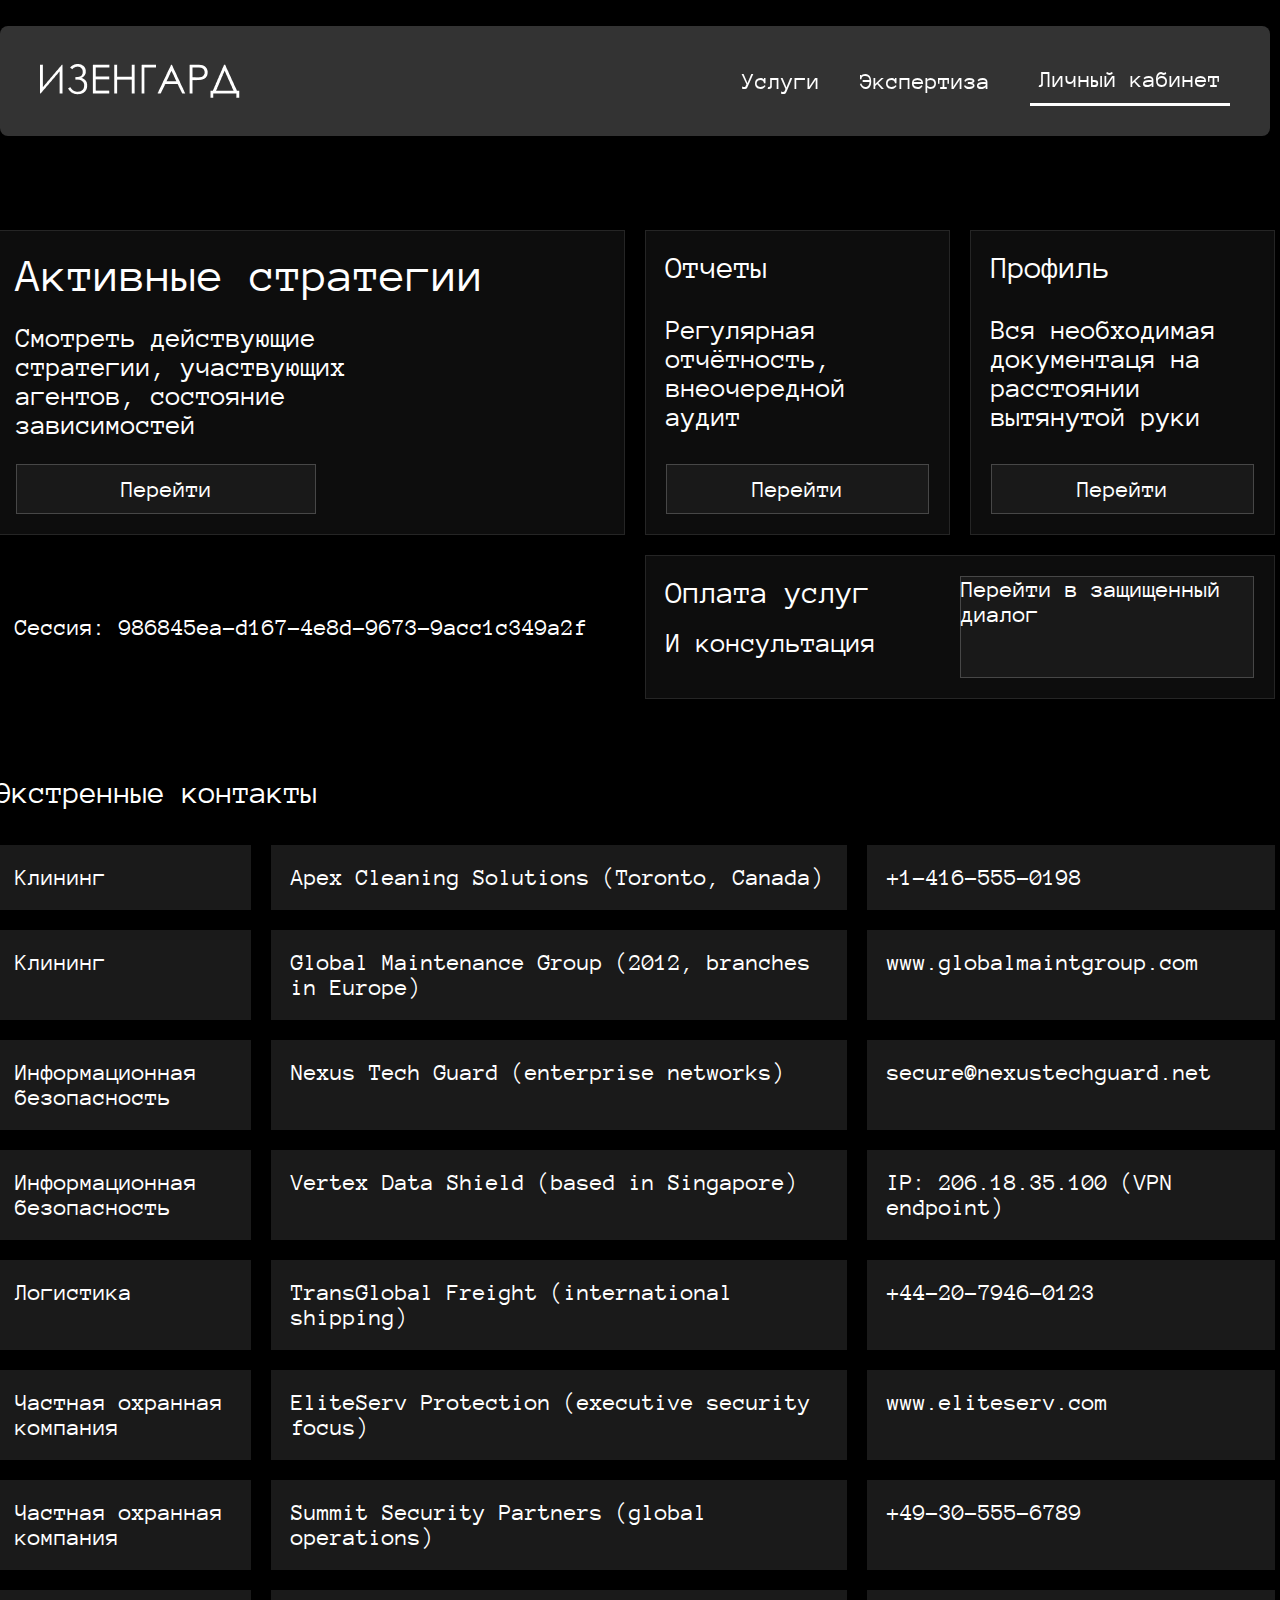
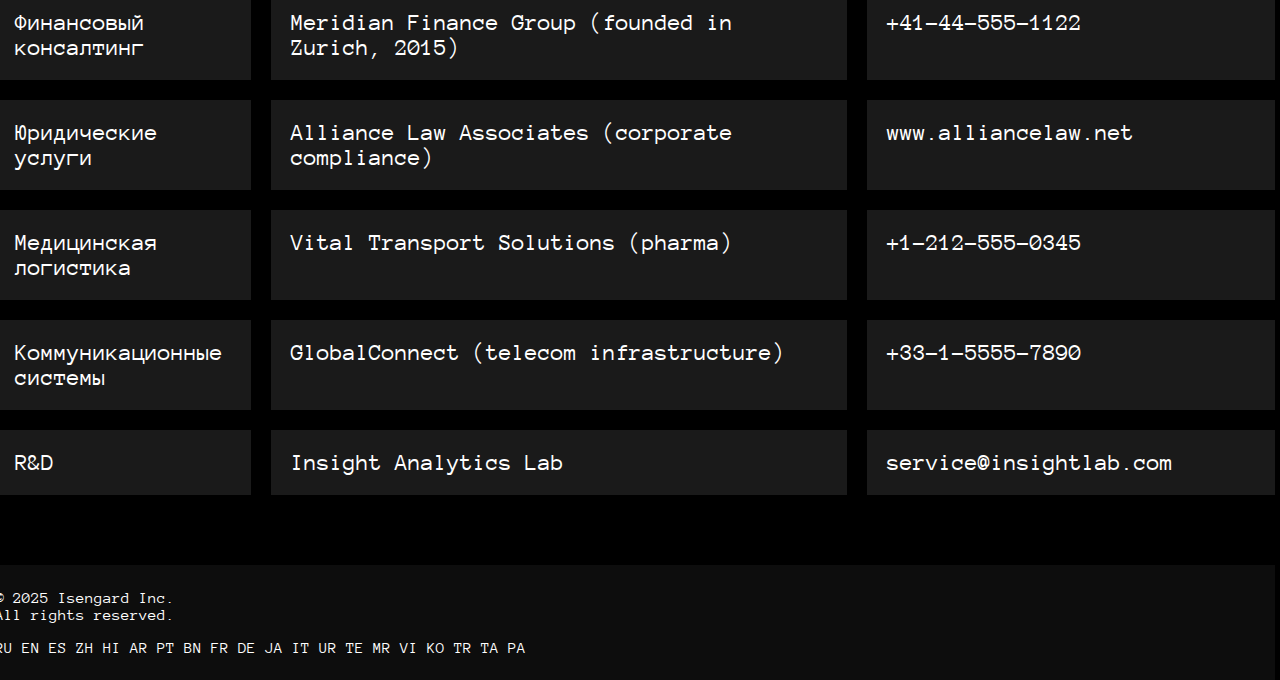
<file: account.html>
<!-- MARK: гриды -->
<!DOCTYPE html>
<html lang="ru">
    <head>
        <title>Личный кабинет</title>
        <meta charset="utf-8" />
        <meta name="viewport" content="width=device-width, initial-scale=1" />
        <link rel="stylesheet" href="style.css" />
    </head>
    <body>
        <header>
            <nav class="menu">
                <a href="./index.html"><img class="menu-logo" src="media/logo.png" alt="«Изенгард»" /></a>
                <a href="service.html" class="menu-button">Услуги</a>
                <a href="expertise.html" class="menu-button">Экспертиза</a>
                <a class="menu-button menu-init active">Личный кабинет</a>
            </nav>
        </header>
        <div class="content">
            <div class="screen-free account-screen-free">
                <div class="screen-content account-screen-content">
                    <div class="dashboard-grid-top">
                        <div class="card-outer card-wide">
                            <div class="card-inner-flex">
                                <h2 class="heading-large" style="font-size: 48px">Активные стратегии</h2>
                                <p class="description">Смотреть действующие стратегии, участвующих агентов, состояние зависимостей</p>
                                <button class="button button-wide">Перейти</button>
                            </div>
                        </div>
                        <div class="card-outer card-square">
                            <div class="card-inner-flex">
                                <h2 class="heading-small" style="font-size: 32px">Отчеты</h2>
                                <p class="description">Регулярная отчётность, внеочередной аудит</p>
                                <button class="button button-full-width">Перейти</button>
                            </div>
                        </div>
                        <div class="card-outer card-square">
                            <div class="card-inner-profile">
                                <h2 class="heading-small" style="font-size: 32px">Профиль</h2>
                                <p class="description" style="width: 100%">Вся необходимая документаця на расстоянии вытянутой руки</p>
                                <button class="button button-full-width">Перейти</button>
                            </div>
                        </div>
                    </div>
                    <div class="dashboard-grid-bottom">
                        <div class="card-outer">
                            <div class="placeholder-card-inner">
                                <h2 class="heading-small" style="font-size: 24px">Сессия: 986845ea-d167-4e8d-9673-9acc1c349a2f</h2>
                            </div>
                        </div>
                        <div class="card-outer">
                            <div class="card-inner-payment">
                                <div>
                                    <h2 class="heading-small" style="font-size: 32px">Оплата услуг</h2>
                                    <p class="description description-full">И консультация</p>
                                </div>
                                <a href="initiation.html" class="button button-full">Перейти в защищенный диалог</a>
                            </div>
                        </div>
                    </div>
                </div>
            </div>
            <div class="screen-free" style="background: none; margin: 40px 0 60px">
                <div class="screen-content">
                    <h2 style="text-align: left; width: 100%; font-size: 32px">Экстренные контакты</h2>
                    <div class="account-grid" id="account-grid">
                        <div class="account-grid-row">
                            <div class="account-grid-cell">Клининг</div>
                            <div class="account-grid-cell">Apex Cleaning Solutions (Toronto, Canada)</div>
                            <div class="account-grid-cell">+1-416-555-0198</div>
                        </div>
                    </div>
                </div>
            </div>
            <footer class="screen-free">
                <div class="screen-content">
                    <span>© 2025 Isengard Inc.<br />All rights reserved.</span>
                    <span
                        ><a href="./index.html">RU</a> <a href="./index.html">EN</a> <a href="./index.html">ES</a> <a href="./index.html">ZH</a>
                        <a href="./index.html">HI</a> <a href="./index.html">AR</a> <a href="./index.html">PT</a> <a href="./index.html">BN</a>
                        <a href="./index.html">FR</a> <a href="./index.html">DE</a> <a href="./index.html">JA</a> <a href="./index.html">IT</a>
                        <a href="./index.html">UR</a> <a href="./index.html">TE</a> <a href="./index.html">MR</a> <a href="./index.html">VI</a>
                        <a href="./index.html">KO</a> <a href="./index.html">TR</a> <a href="./index.html">TA</a> <a href="./index.html">PA</a></span
                    >
                </div>
            </footer>
        </div>
        <script>
            const data = [
                ["Клининг", "Apex Cleaning Solutions (Toronto, Canada)", "+1-416-555-0198"],
                ["Клининг", "Global Maintenance Group (2012, branches in Europe)", "www.globalmaintgroup.com"],
                ["Информационная безопасность", "Nexus Tech Guard (enterprise networks)", "secure@nexustechguard.net"],
                ["Информационная безопасность", "Vertex Data Shield (based in Singapore)", "IP: 206.18.35.100 (VPN endpoint)"],
                ["Логистика", "TransGlobal Freight (international shipping)", "+44-20-7946-0123"],
                ["Частная охранная компания", "EliteServ Protection (executive security focus)", "www.eliteserv.com"],
                ["Частная охранная компания", "Summit Security Partners (global operations)", "+49-30-555-6789"],
                ["Финансовый консалтинг", "Meridian Finance Group (founded in Zurich, 2015)", "+41-44-555-1122"],
                ["Юридические услуги", "Alliance Law Associates (corporate compliance)", "www.alliancelaw.net"],
                ["Медицинская логистика", "Vital Transport Solutions (pharma)", "+1-212-555-0345"],
                ["Коммуникационные системы", "GlobalConnect (telecom infrastructure)", "+33-1-5555-7890"],
                ["R&D", "Insight Analytics Lab", "service@insightlab.com"],
            ];

            const grid = document.getElementById("account-grid");
            if (grid.children.length > 0) {
                data.shift();
            }

            data.forEach((rowData) => {
                const row = document.createElement("div");
                row.className = "account-grid-row";

                rowData.forEach((cellData) => {
                    const cell = document.createElement("div");
                    cell.className = "account-grid-cell";
                    cell.textContent = cellData;
                    row.appendChild(cell);
                });

                grid.appendChild(row);
            });
        </script>
    </body>
</html>
</file>
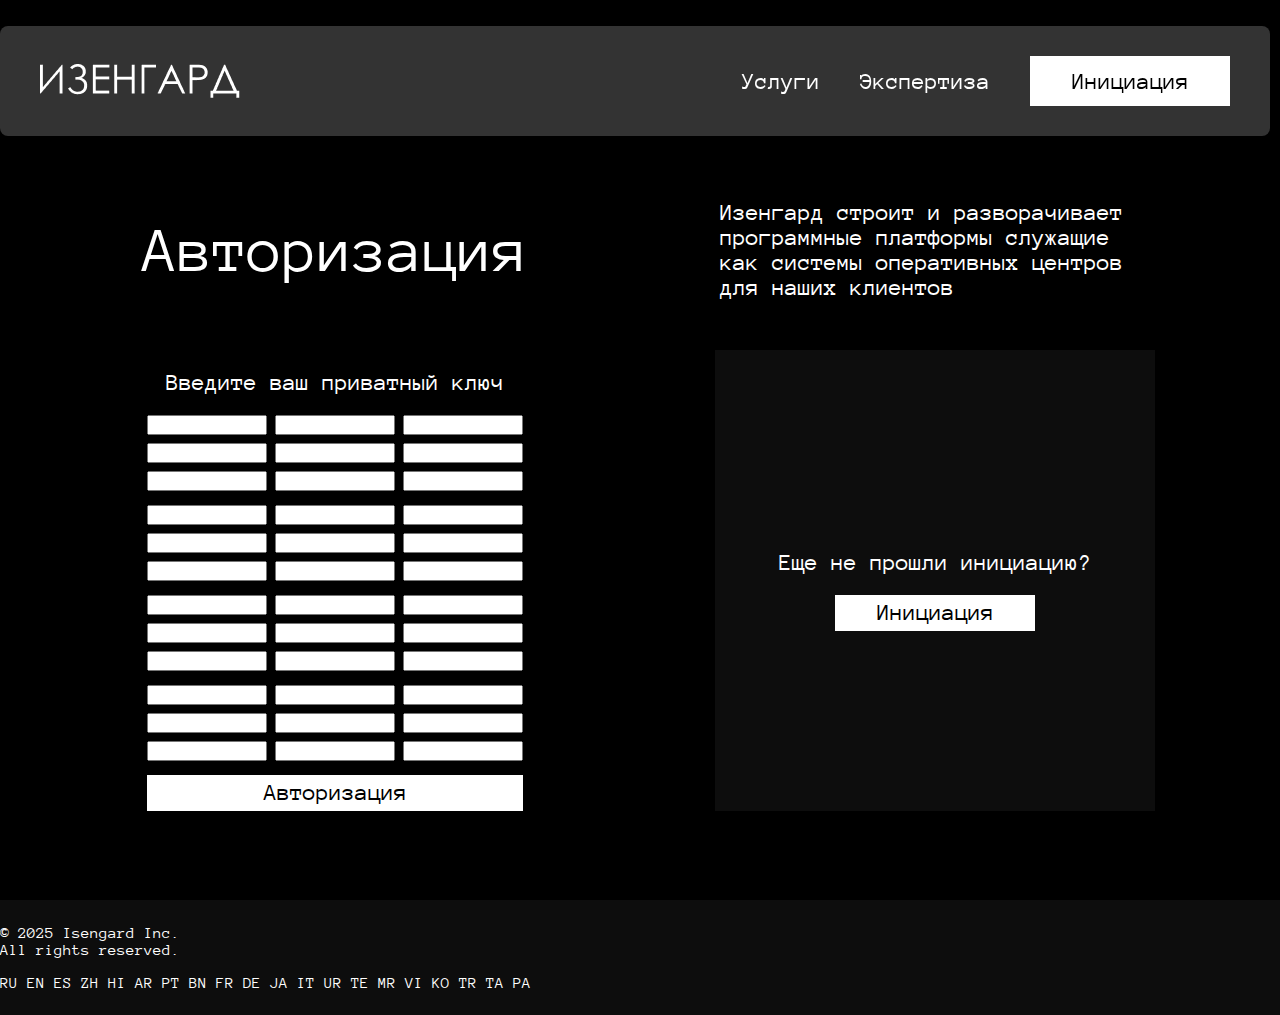
<file: auth.html>
<!-- Updated auth.html -->
<!DOCTYPE html>
<html lang="ru">
    <head>
        <title>Авторизация</title>
        <meta charset="utf-8" />
        <meta name="viewport" content="width=device-width, initial-scale=1" />
        <link rel="stylesheet" href="style.css" />
    </head>
    <body>
        <header>
            <nav class="menu">
                <a href="./index.html"><img class="menu-logo" src="media/logo.png" alt="«Изенгард»" /></a>
                <a href="service.html" class="menu-button">Услуги</a>
                <a href="expertise.html" class="menu-button">Экспертиза</a>
                <button class="menu-button menu-init">Инициация</button>
            </nav>
        </header>
        <div class="content">
            <div class="screen-free auth-screen-free">
                <div class="screen-content">
                    <div class="auth-header-grid">
                        <h1 class="auth-title">Авторизация</h1>
                        <p class="auth-description">
                            Изенгард строит и разворачивает программные платформы служащие как системы оперативных центров для наших клиентов
                        </p>
                    </div>
                    <div class="auth-form-grid">
                        <div class="auth-input-section">
                            <h2 class="auth-input-title">Введите ваш приватный ключ</h2>
                            <div id="password-inputs" class="password-inputs-grid"></div>
                            <a href="account.html" class="menu-init auth-submit-btn">Авторизация</a>
                        </div>
                        <div class="auth-init-section">
                            <h2 class="auth-init-title">Еще не прошли инициацию?</h2>
                            <a href="initiation.html" class="menu-init auth-init-btn">Инициация</a>
                        </div>
                    </div>
                </div>
            </div>
        </div>
        <footer class="screen-free">
            <div class="screen-content">
                <span>© 2025 Isengard Inc.<br />All rights reserved.</span>
                <span
                    ><a href="./index.html">RU</a> <a href="./index.html">EN</a> <a href="./index.html">ES</a> <a href="./index.html">ZH</a>
                    <a href="./index.html">HI</a> <a href="./index.html">AR</a> <a href="./index.html">PT</a> <a href="./index.html">BN</a>
                    <a href="./index.html">FR</a> <a href="./index.html">DE</a> <a href="./index.html">JA</a> <a href="./index.html">IT</a>
                    <a href="./index.html">UR</a> <a href="./index.html">TE</a> <a href="./index.html">MR</a> <a href="./index.html">VI</a>
                    <a href="./index.html">KO</a> <a href="./index.html">TR</a> <a href="./index.html">TA</a> <a href="./index.html">PA</a></span
                >
            </div>
        </footer>
        <script src="src/auth.js"></script>
    </body>
</html>
</file>
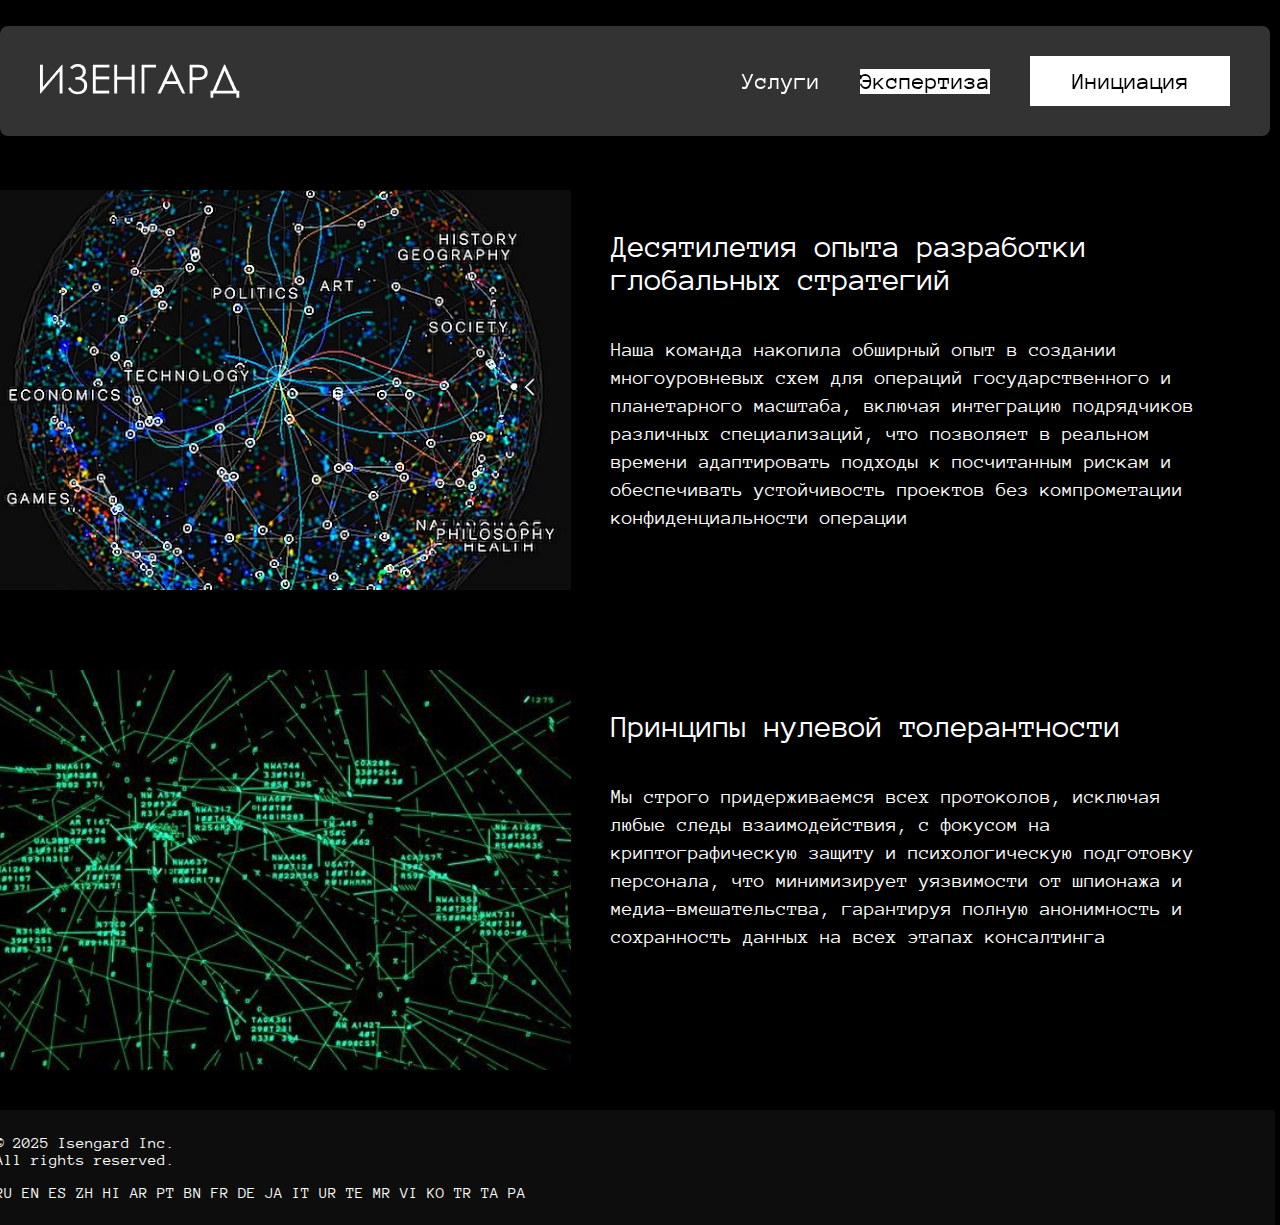
<file: expertise.html>
<!-- expertise.html -->
<!DOCTYPE html>
<html lang="ru">
    <head>
        <title>Экспертиза</title>
        <meta charset="utf-8" />
        <meta name="viewport" content="width=device-width, initial-scale=1" />
        <link rel="stylesheet" href="style.css" />
    </head>
    <body>
        <header>
            <nav class="menu">
                <a href="./index.html"><img class="menu-logo" src="media/logo.png" alt="«Изенгард»" /></a>
                <a href="service.html" class="menu-button">Услуги</a>
                <button class="menu-button active">Экспертиза</button>
                <a href="auth.html" class="menu-button menu-init">Инициация</a>
            </nav>
        </header>
        <div class="content">
            <div class="screen-free expertise-screen-free">
                <div class="screen-content">
                    <!-- <div class="expertise-header-grid">
                        <div class="screen-title">Экспертиза</div>
                    </div> -->
                    <div class="expertise-panel">
                        <div class="expertise-panel-img">
                            <img src="media/expertise/1.png" alt="Десятилетия опыта разработки глобальных стратегий" />
                        </div>
                        <div class="expertise-panel-content">
                            <h2 class="heading-large">Десятилетия опыта разработки глобальных стратегий</h2>
                            <p class="description description-full">
                                Наша команда накопила обширный опыт в создании многоуровневых схем для операций государственного и планетарного
                                масштаба, включая интеграцию подрядчиков различных специализаций, что позволяет в реальном времени адаптировать
                                подходы к посчитанным рискам и обеспечивать устойчивость проектов без компрометации конфиденциальности операции
                            </p>
                        </div>
                    </div>
                    <div class="expertise-panel">
                        <div class="expertise-panel-img">
                            <img src="media/expertise/2.png" alt="Принципы нулевой толерантности" />
                        </div>
                        <div class="expertise-panel-content">
                            <h2 class="heading-large">Принципы нулевой толерантности</h2>
                            <p class="description description-full">
                                Мы строго придерживаемся всех протоколов, исключая любые следы взаимодействия, с фокусом на криптографическую защиту и
                                психологическую подготовку персонала, что минимизирует уязвимости от шпионажа и медиа-вмешательства, гарантируя полную
                                анонимность и сохранность данных на всех этапах консалтинга
                            </p>
                        </div>
                    </div>
                </div>
            </div>
            <footer class="screen-free">
                <div class="screen-content">
                    <span>© 2025 Isengard Inc.<br />All rights reserved.</span>
                    <span
                        ><a href="./index.html">RU</a> <a href="./index.html">EN</a> <a href="./index.html">ES</a> <a href="./index.html">ZH</a>
                        <a href="./index.html">HI</a> <a href="./index.html">AR</a> <a href="./index.html">PT</a> <a href="./index.html">BN</a>
                        <a href="./index.html">FR</a> <a href="./index.html">DE</a> <a href="./index.html">JA</a> <a href="./index.html">IT</a>
                        <a href="./index.html">UR</a> <a href="./index.html">TE</a> <a href="./index.html">MR</a> <a href="./index.html">VI</a>
                        <a href="./index.html">KO</a> <a href="./index.html">TR</a> <a href="./index.html">TA</a> <a href="./index.html">PA</a></span
                    >
                </div>
            </footer>
        </div>
    </body>
</html>
</file>
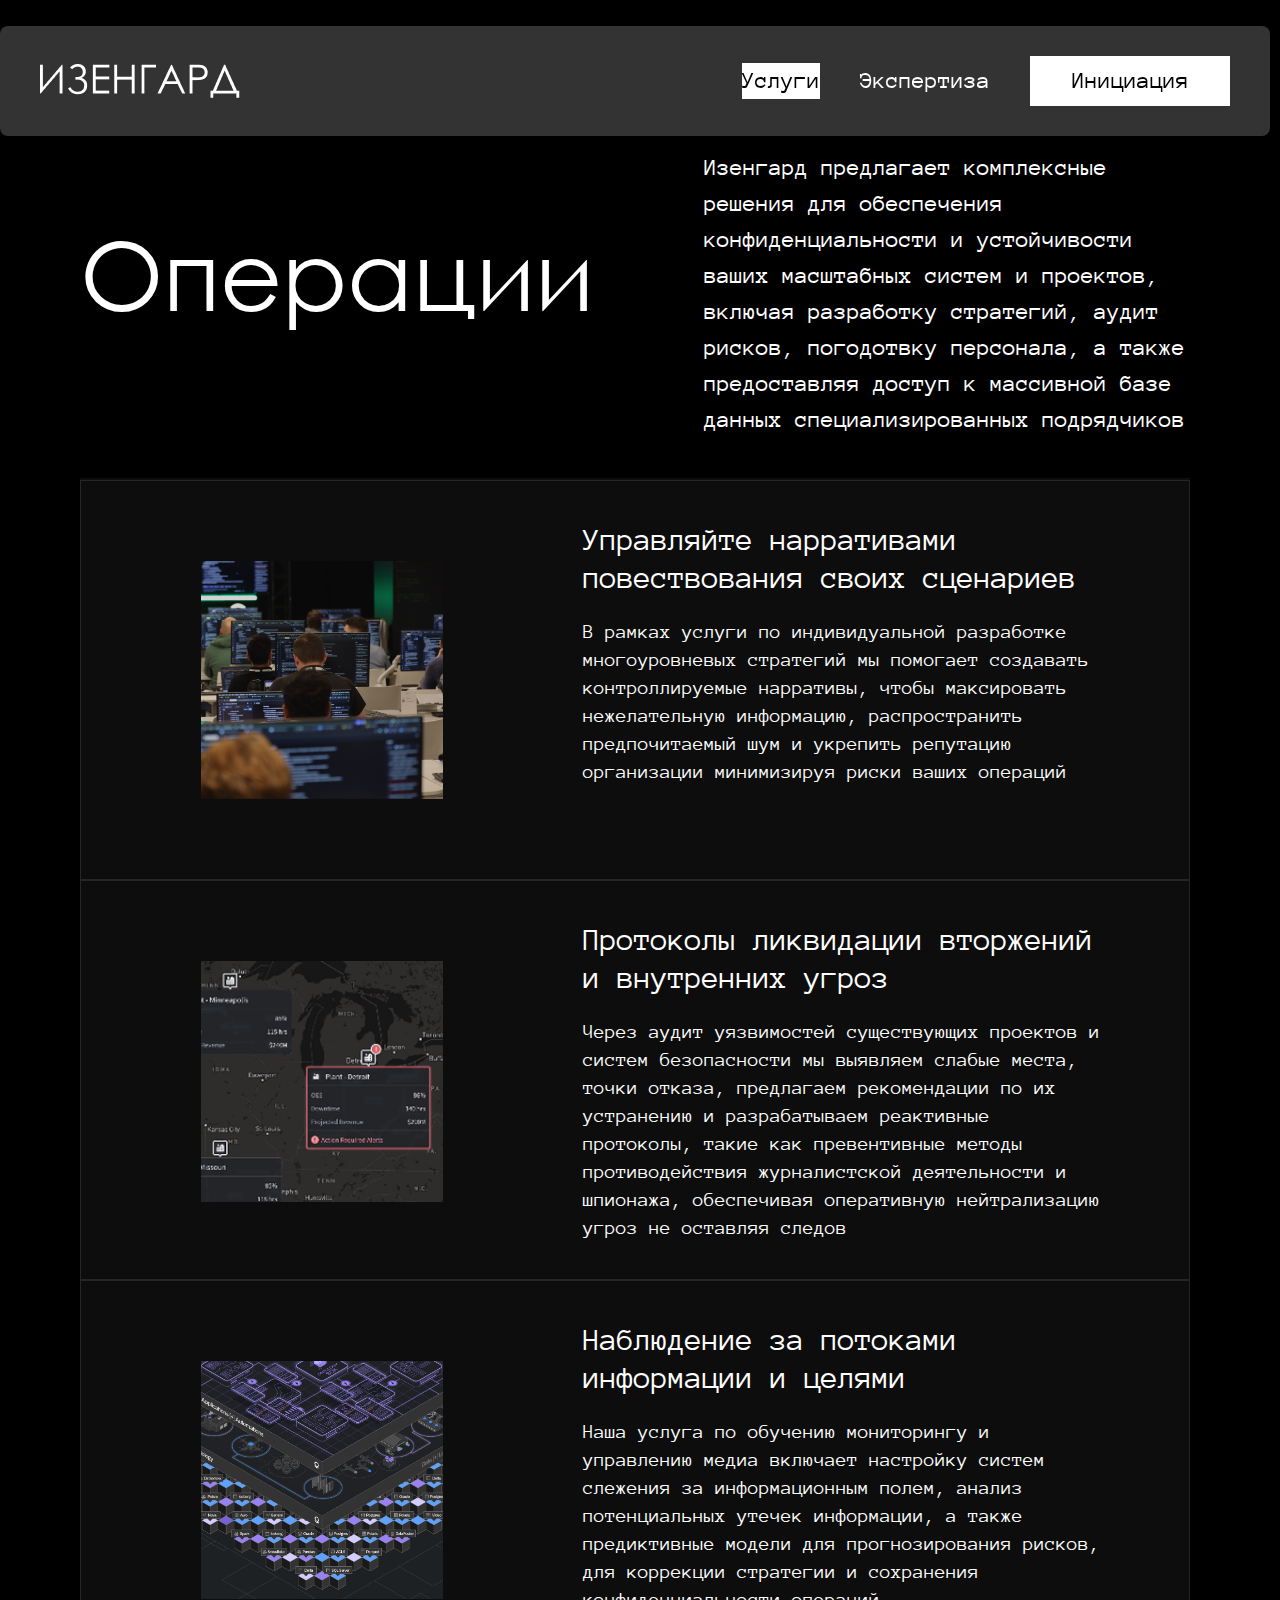
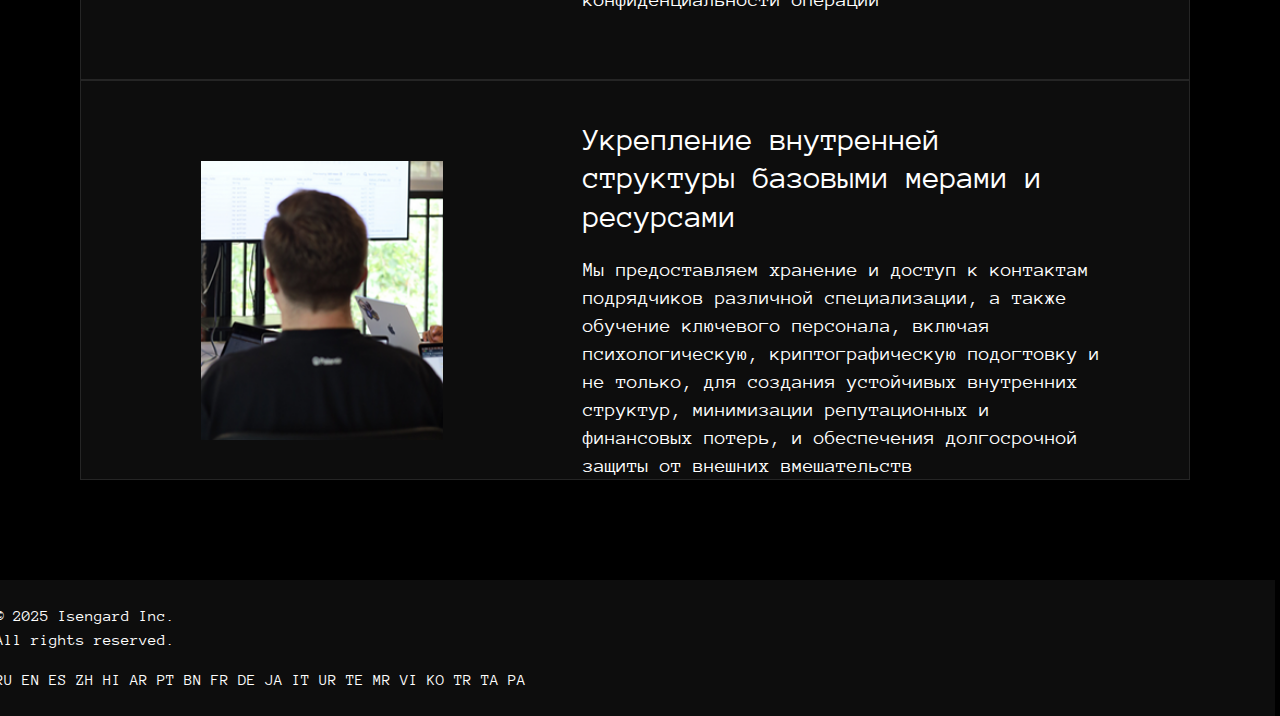
<file: service.html>
<!DOCTYPE html>
<html lang="ru">
    <head>
        <title>Услуги</title>
        <meta charset="utf-8" />
        <meta name="viewport" content="width=device-width, initial-scale=1" />
        <link
            href="https://cdn.jsdelivr.net/npm/bootstrap@5.3.3/dist/css/bootstrap.min.css"
            rel="stylesheet"
            integrity="sha384-QWTKZyjpPEjISv5WaRU9OFeRpok6YctnYmDr5pNlyT2bRjXh0JMhjY6hW+ALEwIH"
            crossorigin="anonymous"
        />
        <link rel="stylesheet" href="style.css" />
        <link rel="stylesheet" href="bootstrap-override.css" />
    </head>
    <body>
        <div class="content">
            <header>
                <nav class="menu">
                    <a href="./index.html"><img class="menu-logo" src="media/logo.png" alt="«Изенгард»" /></a>
                    <button class="menu-button active">Услуги</button>
                    <a href="expertise.html" class="menu-button">Экспертиза</a>
                    <a href="auth.html" class="menu-button menu-init">Инициация</a>
                </nav>
            </header>

            <main class="service-section container-xl" style="margin-bottom: 100px">
                <div class="service-header-grid">
                    <div class="screen-title">Операции</div>
                    <p class="service-description">
                        Изенгард предлагает комплексные решения для обеспечения конфиденциальности и устойчивости ваших масштабных систем и проектов,
                        включая разработку стратегий, аудит рисков, погодотвку персонала, а также предоставляя доступ к массивной базе данных
                        специализированных подрядчиков
                    </p>
                </div>

                <hr class="service-hr" />

                <div class="row">
                    <div class="col-12">
                        <div class="card service-card">
                            <div class="row g-0 h-100">
                                <div class="col-md-5 d-flex align-items-stretch">
                                    <img src="media/service/1.png" class="card-img-top" alt="Service 1" />
                                </div>
                                <div class="col-md-7">
                                    <div class="card-body">
                                        <h2 class="card-title">Управляйте нарративами повествования своих сценариев</h2>
                                        <p class="card-text description-full">
                                            В рамках услуги по индивидуальной разработке многоуровневых стратегий мы помогает создавать
                                            контроллируемые нарративы, чтобы максировать нежелательную информацию, распространить предпочитаемый шум и
                                            укрепить репутацию организации минимизируя риски ваших операций
                                        </p>
                                    </div>
                                </div>
                            </div>
                        </div>
                    </div>
                </div>

                <div class="row">
                    <div class="col-12">
                        <div class="card service-card">
                            <div class="row g-0 h-100">
                                <div class="col-md-5 d-flex align-items-stretch">
                                    <img src="media/service/2.png" class="card-img-top" alt="Service 2" />
                                </div>
                                <div class="col-md-7">
                                    <div class="card-body">
                                        <h2 class="card-title">Протоколы ликвидации вторжений и внутренних угроз</h2>
                                        <p class="card-text description-full">
                                            Через аудит уязвимостей существующих проектов и систем безопасности мы выявляем слабые места, точки
                                            отказа, предлагаем рекомендации по их устранению и разрабатываем реактивные протоколы, такие как
                                            превентивные методы противодействия журналистской деятельности и шпионажа, обеспечивая оперативную
                                            нейтрализацию угроз не оставляя следов
                                        </p>
                                    </div>
                                </div>
                            </div>
                        </div>
                    </div>
                </div>

                <div class="row">
                    <div class="col-12">
                        <div class="card service-card">
                            <div class="row g-0 h-100">
                                <div class="col-md-5 d-flex align-items-stretch">
                                    <img src="media/service/3.png" class="card-img-top" alt="Service 3" />
                                </div>
                                <div class="col-md-7">
                                    <div class="card-body">
                                        <h2 class="card-title">Наблюдение за потоками информации и целями</h2>
                                        <p class="card-text description-full">
                                            Наша услуга по обучению мониторингу и управлению медиа включает настройку систем слежения за
                                            информационным полем, анализ потенциальных утечек информации, а также предиктивные модели для
                                            прогнозирования рисков, для коррекции стратегии и сохранения конфиденциальности операций
                                        </p>
                                    </div>
                                </div>
                            </div>
                        </div>
                    </div>
                </div>

                <div class="row">
                    <div class="col-12">
                        <div class="card service-card">
                            <div class="row g-0 h-100">
                                <div class="col-md-5 d-flex align-items-stretch">
                                    <img src="media/service/4.png" class="card-img-top" alt="Service 4" />
                                </div>
                                <div class="col-md-7">
                                    <div class="card-body">
                                        <h2 class="card-title">Укрепление внутренней структуры базовыми мерами и ресурсами</h2>
                                        <p class="card-text description-full">
                                            Мы предоставляем хранение и доступ к контактам подрядчиков различной специализации, а также обучение
                                            ключевого персонала, включая психологическую, криптографическую подогтовку и не только, для создания
                                            устойчивых внутренних структур, минимизации репутационных и финансовых потерь, и обеспечения долгосрочной
                                            защиты от внешних вмешательств
                                        </p>
                                    </div>
                                </div>
                            </div>
                        </div>
                    </div>
                </div>
            </main>

            <footer class="screen-free">
                <div class="screen-content">
                    <span>© 2025 Isengard Inc.<br />All rights reserved.</span>
                    <span
                        ><a href="./index.html">RU</a> <a href="./index.html">EN</a> <a href="./index.html">ES</a> <a href="./index.html">ZH</a>
                        <a href="./index.html">HI</a> <a href="./index.html">AR</a> <a href="./index.html">PT</a> <a href="./index.html">BN</a>
                        <a href="./index.html">FR</a> <a href="./index.html">DE</a> <a href="./index.html">JA</a> <a href="./index.html">IT</a>
                        <a href="./index.html">UR</a> <a href="./index.html">TE</a> <a href="./index.html">MR</a> <a href="./index.html">VI</a>
                        <a href="./index.html">KO</a> <a href="./index.html">TR</a> <a href="./index.html">TA</a> <a href="./index.html">PA</a></span
                    >
                </div>
            </footer>
        </div>

        <script
            src="https://cdn.jsdelivr.net/npm/bootstrap@5.3.3/dist/js/bootstrap.bundle.min.js"
            integrity="sha384-YvpcrYf0tY3lHB60NNkmXc5s9fDVZLESaAA55NDzOxhy9GkcIdslK1eN7N6jIeHz"
            crossorigin="anonymous"
        ></script>
    </body>
</html>
</file>
<file: style.css>
@font-face {
    font-family: "Anonymous Pro";
    src: url("fonts/AnonymousPro-Regular.ttf") format("truetype");
    font-weight: normal;
    font-style: normal;
}

@font-face {
    font-family: "Anonymous Pro";
    src: url("fonts/AnonymousPro-bold.ttf") format("truetype");
    font-weight: bold;
    font-style: normal;
}

@font-face {
    font-family: "Anonymous Pro";
    src: url("fonts/AnonymousPro-boldItalic.ttf") format("truetype");
    font-weight: bold;
    font-style: italic;
}

@font-face {
    font-family: "Anonymous Pro";
    src: url("fonts/AnonymousPro-italic.ttf") format("truetype");
    font-weight: normal;
    font-style: italic;
}

@font-face {
    font-family: "Century Gothic";
    src: url("fonts/centurygothic.ttf") format("truetype");
    font-weight: normal;
    font-style: normal;
}

@font-face {
    font-family: "Century Gothic";
    src: url("fonts/centurygothic_bold.ttf") format("truetype");
    font-weight: bold;
    font-style: normal;
}

* {
    box-sizing: border-box;
    font-family: "Anonymous Pro", monospace;
    font-weight: 300;
    color: white;
}

b {
    font-weight: bold;
}

a {
    text-decoration: none;
}

html {
    background: #000000;
    scrollbar-gutter: stable;
}

body {
    margin: 0;
    overflow-x: hidden;
}

.content {
    display: flex;
    flex-direction: column;
    min-height: 100vh;
    align-items: center;
}

/* MARK: Scrollbar */
html {
    scrollbar-width: thin;
    scrollbar-color: var(--corp-blue-a) black;
}

/* MARK: Variables */

:root {
    --corp-blue: #0087ff;
    --corp-blue-a: #0088ff4b;

    --content-width: 1300px;
}

/* MARK: Modifiers */

.flex-center {
    display: flex;
    justify-content: center;
    align-items: center;
}

.main {
    width: 100%;
    height: 100%;
}

/* MARK: Screen */

.screen {
    height: 100vh;
}

.screen,
.screen-free {
    display: flex;
    justify-content: center;
    width: 100vw;
    background: rgba(255, 255, 255, 0.05);
}

.screen-free {
    width: 100vw;
    background: rgba(255, 255, 255, 0.05);
}

.screen-background {
    z-index: -1;
    position: absolute;
    top: 0;
    left: 0;
    width: 100%;
    height: 100%;
    display: flex;
    justify-content: center;
    align-items: center;
    overflow: hidden;
}

.screen-content {
    max-width: 100%;
    max-height: 100%;
    height: 100%;
    width: 100%;
    overflow: hidden;
    display: flex;
    flex-direction: column;
    align-items: center;

    padding: 0 0px;
    width: var(--content-width);
    /* background: rgba(0, 0, 0, 0.2); */
}

.screen-hr {
    margin: 20px 0;
    width: 60%;
    border-color: rgba(255, 255, 255, 0.2);
}

.screen-title {
    width: 100%;
    font-size: 40px;
    margin: 40px 0 80px 0;
}

/* MARK: Menu */

header {
    position: fixed;
    top: 26px;
    left: 0;
    right: 0;
    display: flex;
    justify-content: center;
    z-index: 10;
}

.menu {
    background: rgba(255, 255, 255, 0.2);
    width: var(--content-width);
    display: flex;
    flex-direction: row;
    justify-content: flex-end;
    align-items: center;
    position: relative;
    height: 110px;
    padding: 40px;
    gap: 40px;
    border-radius: 8px;
    /* margin: 26px 300px; */
    backdrop-filter: blur(10px);
    /* background: rgba(0, 0, 0, 0.2); */
}

.menu-logo {
    position: absolute;
    left: 40px;
    /* top: 50%; */
    /* bottom: 50%; */
    top: 50%;
    transform: translateY(-50%);
}

.menu-logo:hover {
    cursor: pointer;
    opacity: 0.8;
}

.menu-logo:active {
    opacity: 0.6;
}

.menu-button {
    background: none;
    border: none;
    color: white;
    font-size: 24px;
    padding: 0 0;
    cursor: pointer;
}
.menu-button.active {
    color: black;
    background: white;
}

.menu-button:hover {
    color: var(--corp-blue);
}

.menu-button:active {
    color: var(--corp-blue);
    opacity: 0.8;
}

.menu-init {
    font-size: 24px;
    height: 50px;
    color: black;
    background: white;
    border: 1px solid rgba(255, 255, 255, 0.1);
    min-width: 200px;
    cursor: pointer;
    display: flex;
    justify-content: center;
    align-items: center;
}

.menu-init.active {
    background: none;
    color: white;
    border: none;
    border-bottom: 3px solid white;
    pointer-events: none;
}

.menu-init:hover {
    color: var(--corp-blue);
}

.menu-init:active {
    background: rgba(255, 255, 255, 0.95);
}

.button {
    font-size: 24px;
    height: 50px;
    color: white;
    background: rgba(255, 255, 255, 0.05);
    border: 1px solid rgba(255, 255, 255, 0.2);
    min-width: 200px;
    cursor: pointer;
}
.button.active {
    background: white;
    color: black;
    border: none;
    border-bottom: 3px solid black;
    pointer-events: none;
}

.button:hover {
    background: var(--corp-blue);
    color: white;
}

.button:active {
    background: rgba(255, 255, 255, 0.95);
    color: black;
}

/* MARK: Specific elements */

.slogan-container {
    font-size: 40px;
    color: white;
    text-underline-offset: 16px;
    position: absolute;
    top: 50%;
    transform: translateY(-50%);
    pointer-events: none;
}

.operations {
    width: 100%;
    display: grid;
    grid-template-columns: 1fr;
    gap: 0;
}

.opers-button {
    display: grid;
    grid-template-columns: 360px auto 20%;
    justify-items: center;
    align-items: center;
    height: 360px;
    background: rgba(255, 255, 255, 0.05);
    overflow: hidden;
    border: 1px solid rgba(255, 255, 255, 0.1);
    padding-left: 20px;
    user-select: none;
}

.opers-button:hover {
    background: var(--corp-blue);
    cursor: pointer;
}

.opers-button:active {
    background: white;
    color: black;
    cursor: pointer;
}

.opers-button:active > * {
    color: var(--corp-blue);
}

.opers-button + .opers-button {
    margin-top: -1px;
}

.opers-button-text {
    font-size: 18px;
    color: white;
    max-width: 230px;
}

.opers-button-heading {
    font-size: 80px;
    text-align: left;
    width: 100%;
}

.opers-button-image > img {
    height: 166px;
    width: 325px;
}

.panel-info {
    display: grid;
    grid-template-columns: 1fr 1fr;
    align-items: center;
    gap: 20px;
    background: rgba(255, 255, 255, 0.05);
    border: 1px solid rgba(255, 255, 255, 0.1);
    width: 100%;
}

.panel-img,
.panel-content {
    background: rgba(255, 255, 255, 0.05);
    width: 100%;
    height: 100%;
    font-size: 24px;
    display: flex;
    flex-direction: column;
    align-items: center;
    justify-content: center;
}

.panel-img > img {
    width: 100%;
    height: 100%;
    object-fit: cover;
}

.panel-content > div {
    width: 300px;
}

.panel-content > div > button {
    width: 100%;
}

/* MARK: Footer */
footer {
    padding: 16px 0;
}

footer > .screen-content > span {
    width: 100%;
    text-align: left;
    padding: 8px 0;
}

/* MARK: Account Specific */

.account-screen-free {
    margin-top: 120px;
    background: none;
    width: unset;
}

.account-screen-content {
    background: none;
    margin-top: 100px;
}

.dashboard-grid-top {
    display: grid;
    grid-template-columns: 2fr 1fr 1fr;
    width: 100%;
    align-items: center;
}

.dashboard-grid-bottom {
    display: grid;
    grid-template-columns: 1fr 1fr;
    width: 100%;
    align-items: center;
}

.card-outer {
    background: none;
    padding: 10px;
}

.card-wide {
    aspect-ratio: 2/1;
}

.card-square {
    aspect-ratio: 1/1;
}

.card-inner-flex {
    background: rgba(255, 255, 255, 0.05);
    border: 1px solid rgba(255, 255, 255, 0.1);
    width: 100%;
    height: 100%;
    padding: 20px;
    display: flex;
    flex-direction: column;
    justify-content: space-between;
    align-items: flex-start;
}

.card-inner-profile {
    background: rgba(255, 255, 255, 0.05);
    border: 1px solid rgba(255, 255, 255, 0.1);
    width: 100%;
    height: 100%;
    padding: 20px;
    display: flex;
    flex-direction: column;
    justify-content: space-between;
    align-items: flex-start;
}

.card-inner-payment {
    background: rgba(255, 255, 255, 0.05);
    border: 1px solid rgba(255, 255, 255, 0.1);
    width: 100%;
    height: 100%;
    padding: 20px;
    display: grid;
    grid-template-columns: 50% 50%;
}

.heading-large {
    margin: 0;
    font-size: 48px;
}

.heading-small {
    margin: 0;
}

.description {
    margin: 0;
    width: 60%;
    font-size: 28px;
    font-weight: 200;
    margin: 20px 0;
}

.description-full {
    width: 100%;
}

.placeholder-card-inner {
    width: 100%;
    height: 100%;
    padding: 20px;
}

.button-wide {
    width: 300px;
}

.button-full-width {
    width: 100%;
}

.button-full {
    width: 100%;
    height: 100%;
}

.account-grid {
    display: grid;
    grid-template-columns: 1fr;
    width: 100%;
}
.account-grid-row {
    display: grid;
    grid-template-columns: 20% 45% 35%;
    width: 100%;
    gap: 20px;
    margin: 10px 0;
    user-select: none;
}
.account-grid-row:hover {
    background: rgba(255, 255, 255, 0.1);
    cursor: pointer;
}
.account-grid-row:active {
    background: rgba(255, 255, 255, 0.5);
    cursor: pointer;
}
.account-grid-row:active > .account-grid-cell {
    color: black;
}
.account-grid-cell {
    background: rgba(255, 255, 255, 0.1);
    padding: 20px;
    font-size: 24px;
}

/* MARK: Auth Specific */

.auth-screen-free {
    margin-top: 150px;
    background: none;
}

.auth-header-grid {
    display: grid;
    grid-template-columns: 50% 1fr;
    height: 200px;
    justify-items: center;
    align-items: center;
    margin: 0 50px;
    width: 1200px;
}

.auth-title {
    font-size: 64px;
}

.auth-description {
    font-size: 24px;
    padding: 0 85px;
}

.auth-form-grid {
    display: grid;
    grid-template-columns: 1fr 1fr;
    justify-items: center;
    align-items: center;
    margin: 0 50px;
    width: 1200px;
}

.auth-input-section {
    display: block;
}

.auth-input-title {
    text-align: center;
}

.password-inputs-grid {
    display: grid;
    grid-template-columns: 1fr 1fr 1fr;
    gap: 8px;
    margin-bottom: 8px;
}

.auth-submit-btn {
    width: 100%;
    height: 36px;
}

.auth-init-section {
    background: rgba(255, 255, 255, 0.05);
    width: 440px;
    height: 100%;
    padding: 20px;
    display: flex;
    flex-direction: column;
    justify-content: center;
    align-items: center;
}

.auth-init-title {
    text-align: center;
}

.auth-init-btn {
    height: 36px;
}

.password-input {
    color: black;
    width: 120px;
}
.password-input:nth-child(9n + 7),
.password-input:nth-child(9n + 8),
.password-input:nth-child(9n + 9) {
    margin-bottom: 6px;
}

/* MARK: Service Specific */
.service-screen-free {
    margin-top: 150px;
    background: none;
}

.service-screen-free hr {
    width: 100%;
    margin: 0;
    border: 1px solid rgba(255, 255, 255, 0.2);
}
.service-header-grid {
    display: grid;
    grid-template-columns: 1fr 2fr;
    align-items: center;
    gap: 110px;
    width: 100%;
    margin-bottom: 40px;
}
.service-header-grid > .screen-title {
    font-family: "Century Gothic";
    font-size: 96px;
}
.service-description {
    font-size: 24px;
    margin: 0;
}

.service-panel {
    display: grid;
    grid-template-columns: 45% 55%;
    align-items: center;
    background: none;
    border: none;
    width: 100%;
    margin: 0 0;
    height: 400px;
    background: rgba(255, 255, 255, 0.05);
}

.service-panel-img {
    padding: 80px 100px 80px 120px;
}
.service-panel-img,
.service-panel-content {
    background: none;
    width: 100%;
    height: 100%;
    display: flex;
    flex-direction: column;
    align-items: flex-start;
    justify-content: flex-start;
    gap: 40px;
}

.service-panel-img > img {
    width: 100%;
    height: 100%;
    object-fit: cover;
}

.service-panel-content {
    padding: 40px;
    padding-right: 80px;
    text-align: left;
}
.service-panel-content > .heading-large {
    font-size: 32px;
}
.service-panel-content > .description-full {
    font-size: 20px;
}
/* 
.service-panel-content > h1 {
    margin: 0 0 20px 0;
    font-size: 48px;
} */

.service-panel-content > p {
    margin: 0;
    font-size: 20px;
    line-height: 1.4;
}

/* MARK: Expertise Specific */
.expertise-screen-free {
    margin-top: 150px;
    background: none;
}
.expertise-screen-free hr {
    width: 100%;
    margin: 0;
    border: 1px solid rgba(255, 255, 255, 0.2);
}
.expertise-header-grid {
    display: grid;
    grid-template-columns: 1fr 2fr;
    align-items: center;
    gap: 110px;
    width: 100%;
    margin-bottom: 40px;
}
.expertise-header-grid > .screen-title {
    font-family: "Century Gothic";
    font-size: 96px;
}

.expertise-panel {
    display: grid;
    grid-template-columns: 45% 55%;
    align-items: center;
    background: none;
    border: none;
    width: 100%;
    margin: 40px 0;
    height: 400px;
    background: none;
}

.expertise-panel-img {
    overflow: hidden;
    /* padding: 80px 100px 80px 120px; */
}
.expertise-panel-img,
.expertise-panel-content {
    background: none;
    width: 100%;
    height: 100%;
    display: flex;
    flex-direction: column;
    align-items: flex-start;
    justify-content: flex-start;
    gap: 40px;
}

.expertise-panel-img > img {
    width: 100%;
    height: 100%;
    object-fit: cover;
}

.expertise-panel-content {
    padding: 40px;
    padding-right: 80px;
    text-align: left;
}
.expertise-panel-content > .heading-large {
    font-size: 32px;
}
.expertise-panel-content > .description-full {
    font-size: 20px;
}

.expertise-panel-content > p {
    margin: 0;
    font-size: 20px;
    line-height: 1.4;
}

/* MARK: Initiation Specific */
.initiation-screen-free {
    margin-top: 200px;
    background: none;
}

.initiation-content {
    display: grid;
    grid-template-columns: 60% 40%;
}

.initiation-chat {
}

.initiation-chat-inner {
    width: 100%;
    height: 500px;
    background: rgba(255, 255, 255, 0.1);
    border: 1px solid rgba(255, 255, 255, 0.5);
    border-radius: 4px;
    overflow: hidden;
    display: flex;
    flex-direction: column;
    overflow-y: scroll;
}

.chat-transcript {
    background: none;
    padding: 20px;
}

.chat-transcript p {
    font-family: "Anonymous Pro", monospace;
    font-size: 18px;
    line-height: 1.4;
    margin: 0 0 4px 0;
    opacity: 0.7;
}

.chat-input-container {
    /* padding: 10px 20px; */
    margin-top: 20px;
    border-top: 1px solid rgba(255, 255, 255, 0.1);
}

.chat-input {
    width: 100%;
    height: 40px;
    background: rgba(255, 255, 255, 0.1);
    border: 1px solid rgba(255, 255, 255, 0.5);
    border-radius: 4px;
    padding: 0 12px;
    font-family: "Anonymous Pro", monospace;
    font-size: 18px;
    color: white;
    outline: none;
}

.chat-input::placeholder {
    color: rgba(255, 255, 255, 0.5);
    opacity: 0.7;
}

.initiation-security {
    /* margin: 40px 0; */
    padding: 0 40px;
    background: none;
    text-align: left;
}

.initiation-security > .description-full {
    font-size: 20px;
    /* line-height: 1.6; */
}
</file>
